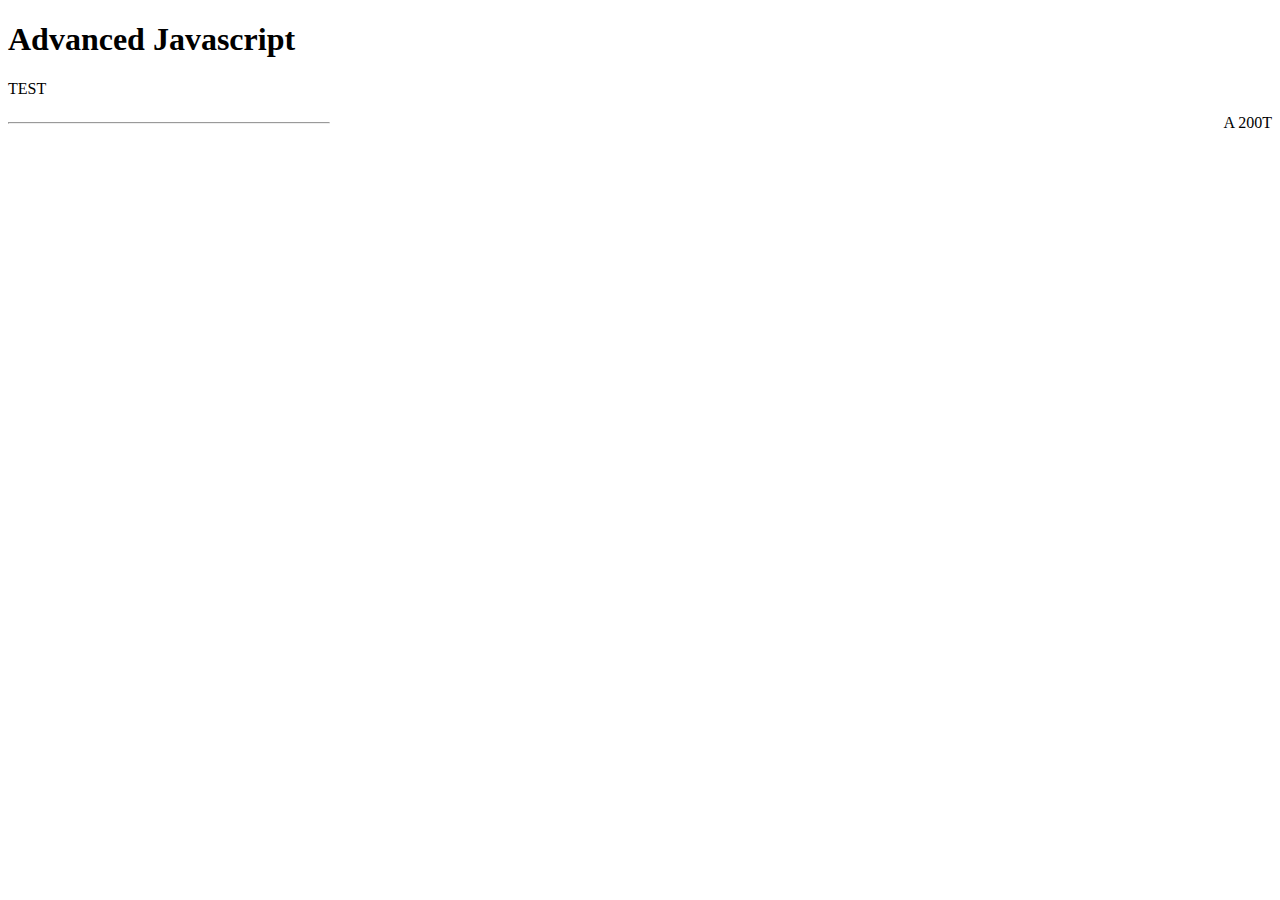
<file: advanced/index.html>
<!DOCTYPE html>
<html lang="en">
<head>
    <meta charset="UTF-8">
    <meta name="viewport" content="width=device-width, initial-scale=1.0">
    <title>Document</title>
</head>
<body>
    <h1>Advanced Javascript</h1>
    <p style="text-align: left;">TEST </p> <hr style="display: inline-block; width: 20rem;"><span style="float: right;display: inline;" >A 200T</span>
    <script src="script3.js"></script>    
</body>
</html>
</file>
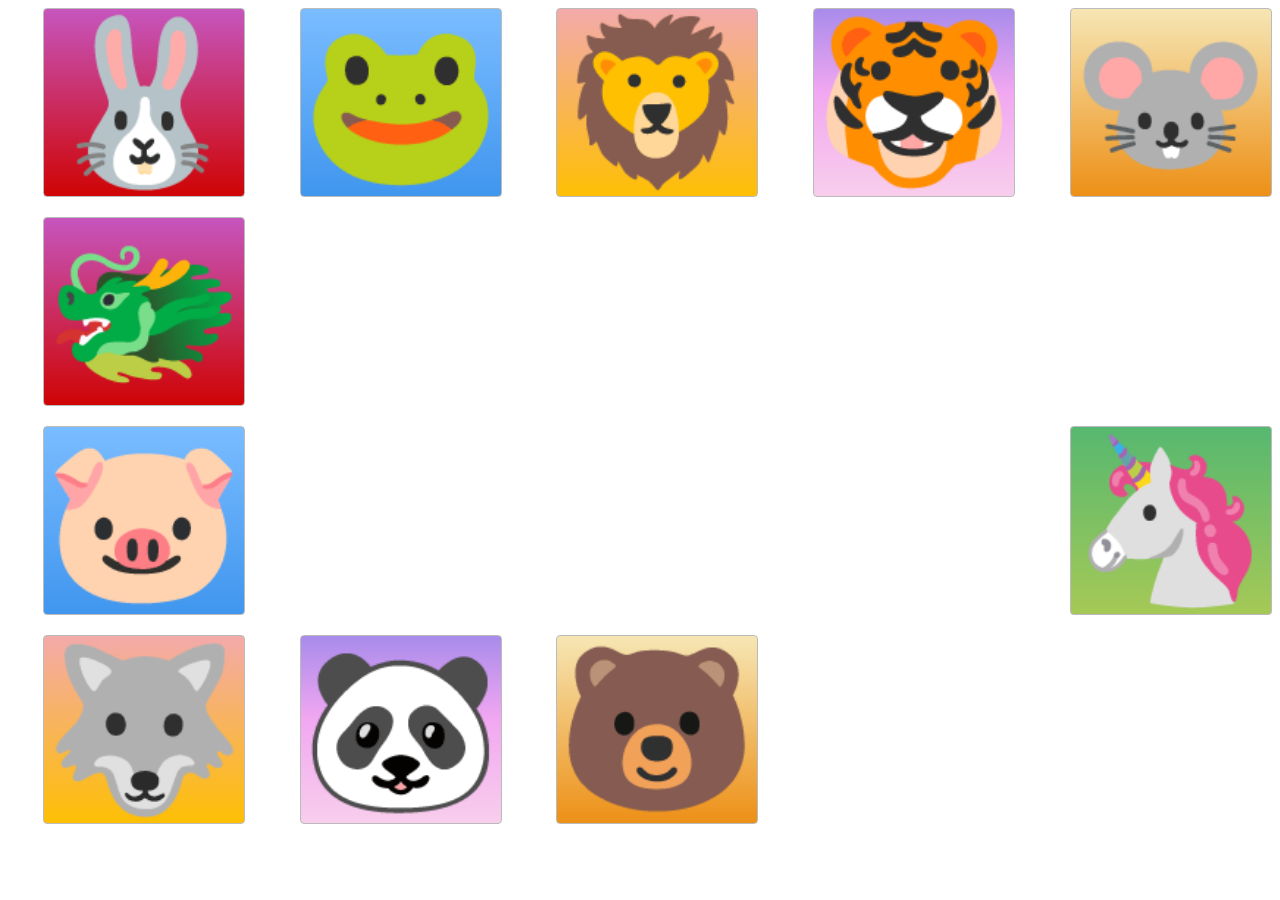
<file: files/index.html>
<!DOCTYPE html>
<html>
<head>
  <title>Grid Master</title>
  <link rel="stylesheet" type="text/css" href="./style.css">
</head>
<body>
  <div class="container">
    <div class="zone green">🦊</div>
    <div class="zone red">🐰</div>
    <div class="zone blue">🐸</div>
    <div class="zone yellow">🦁</div>
    <div class="zone purple">🐯</div>
    <div class="zone brown">🐭</div>
    <div class="zone green">🦄</div>
    <div class="zone red">🐲</div>
    <div class="zone blue">🐷</div>
    <div class="zone yellow">🐺</div>
    <div class="zone purple">🐼</div>
    <div class="zone brown">🐻</div>
  </div>
</body>
</html>
</file>
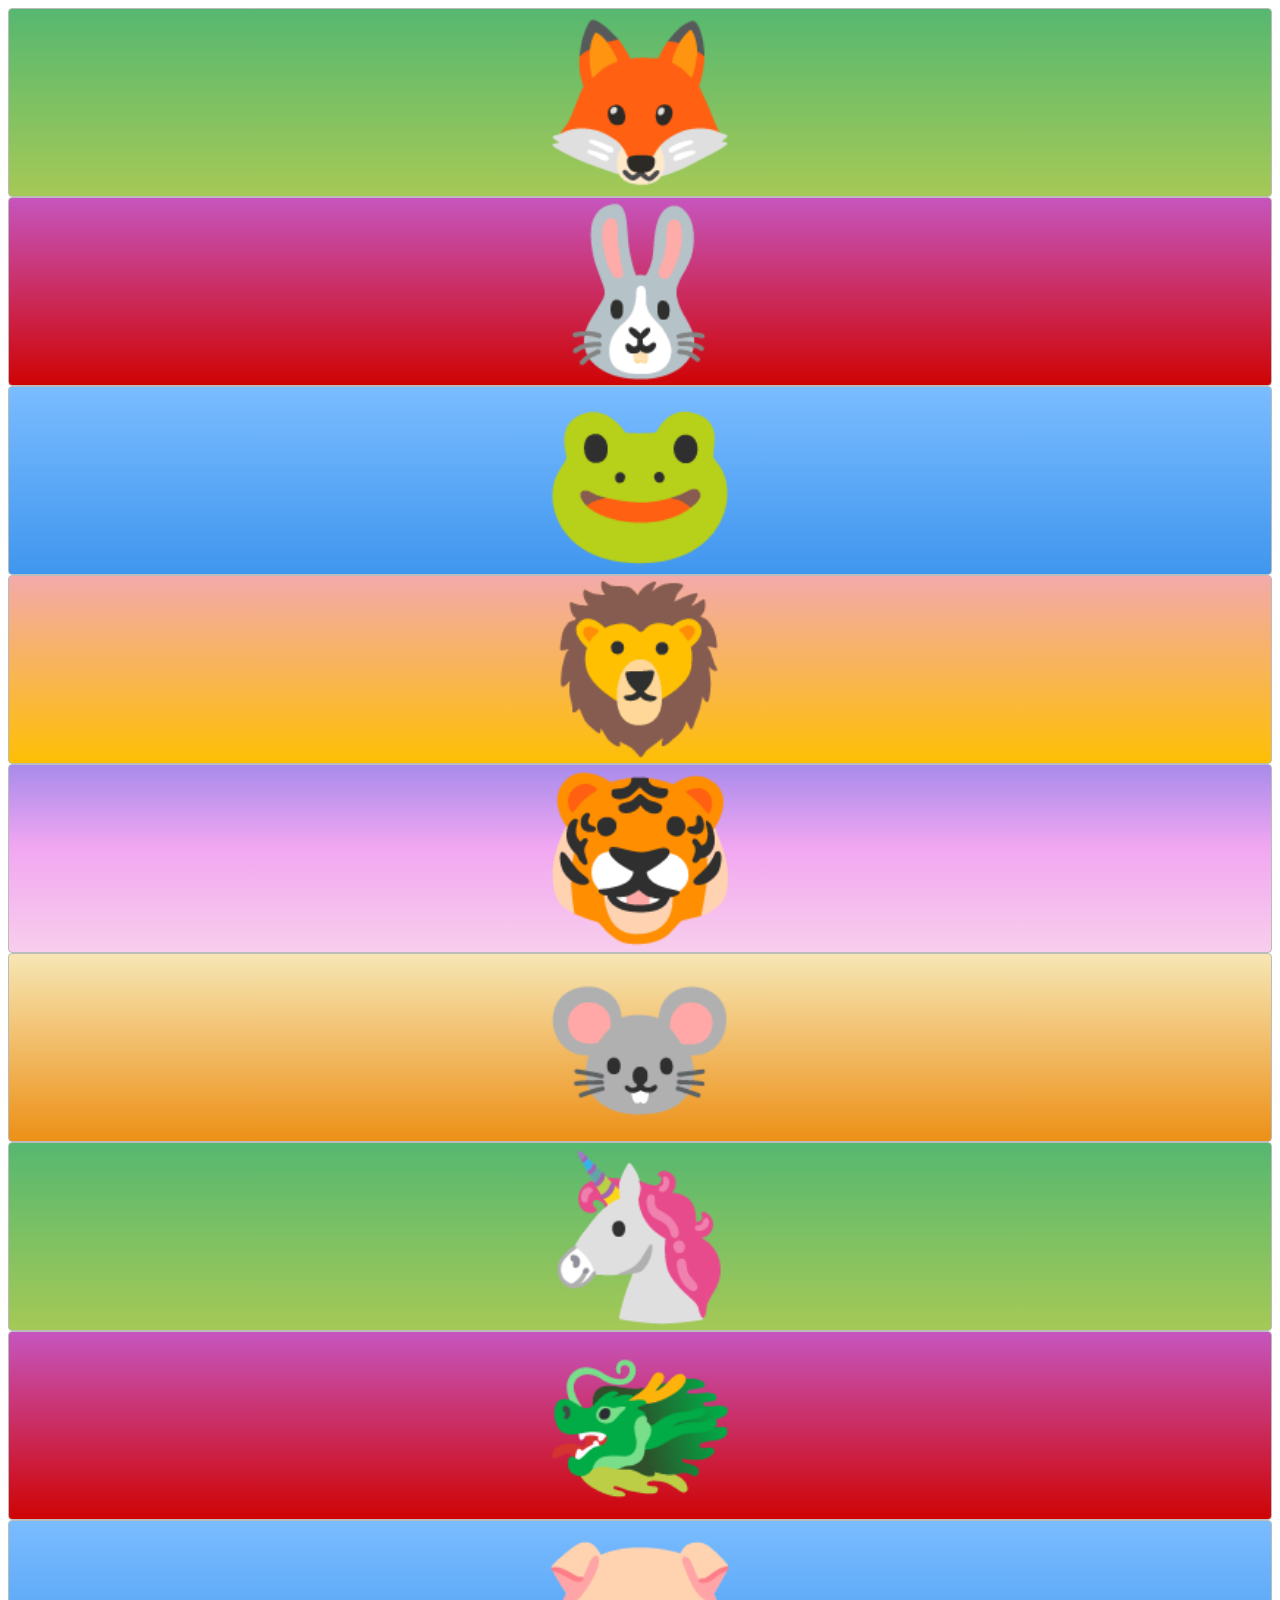
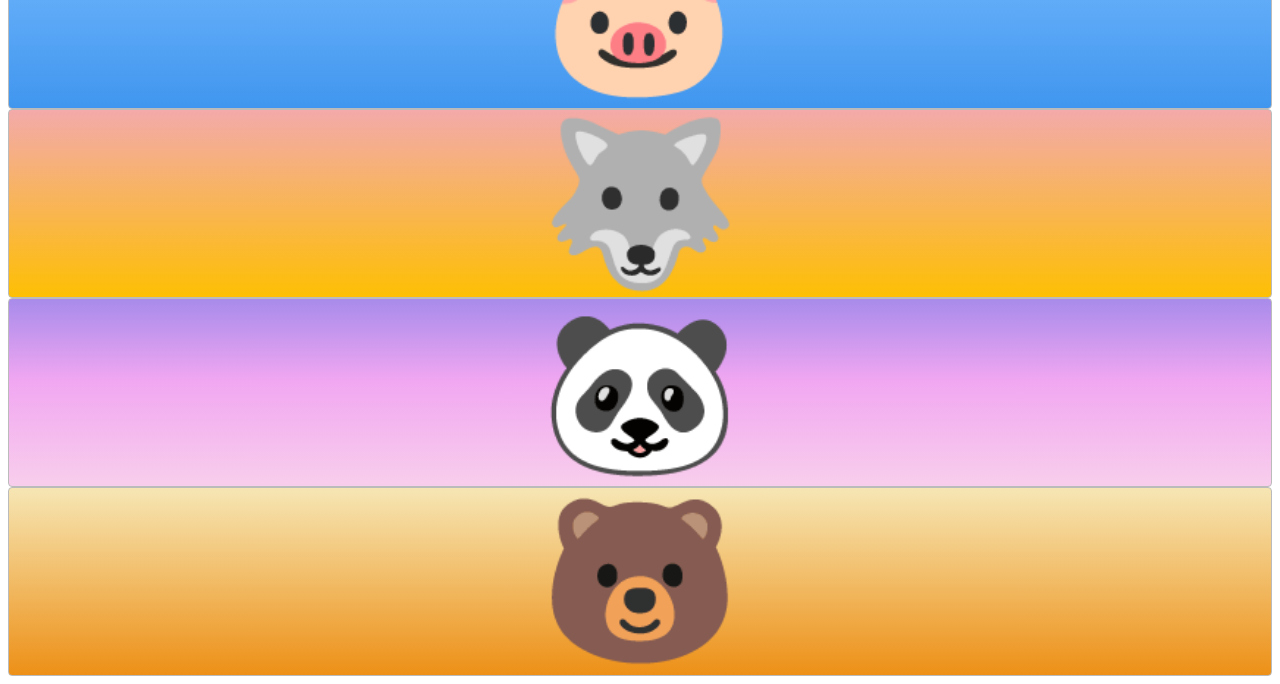
<file: grid/index.html>
<!DOCTYPE html>
<html>
<head>
  <!-- the below meta tag is default in most modern browsers. however if you have an
  older browser, the emojis may not show up properly. In which case you need this meta
  tag. Read more here: https://teamtreehouse.com/community/meta-charsetutf8-what-does-this-mean-or-what-does-it-do-i-deleted-it-from-the-code-and-nothing-changed -->
  <meta charset="utf-8" >  
  <title>Grid Master</title>
  <link rel="stylesheet" type="text/css" href="./style.css">
</head>
<body>
  <div class="zone green">🦊</div>
  <div class="zone red">🐰</div>
  <div class="zone blue">🐸</div>
  <div class="zone yellow">🦁</div>
  <div class="zone purple">🐯</div>
  <div class="zone brown">🐭</div>
  <div class="zone green">🦄</div>
  <div class="zone red">🐲</div>
  <div class="zone blue">🐷</div>
  <div class="zone yellow">🐺</div>
  <div class="zone purple">🐼</div>
  <div class="zone brown">🐻</div>
</body>
</html>
</file>
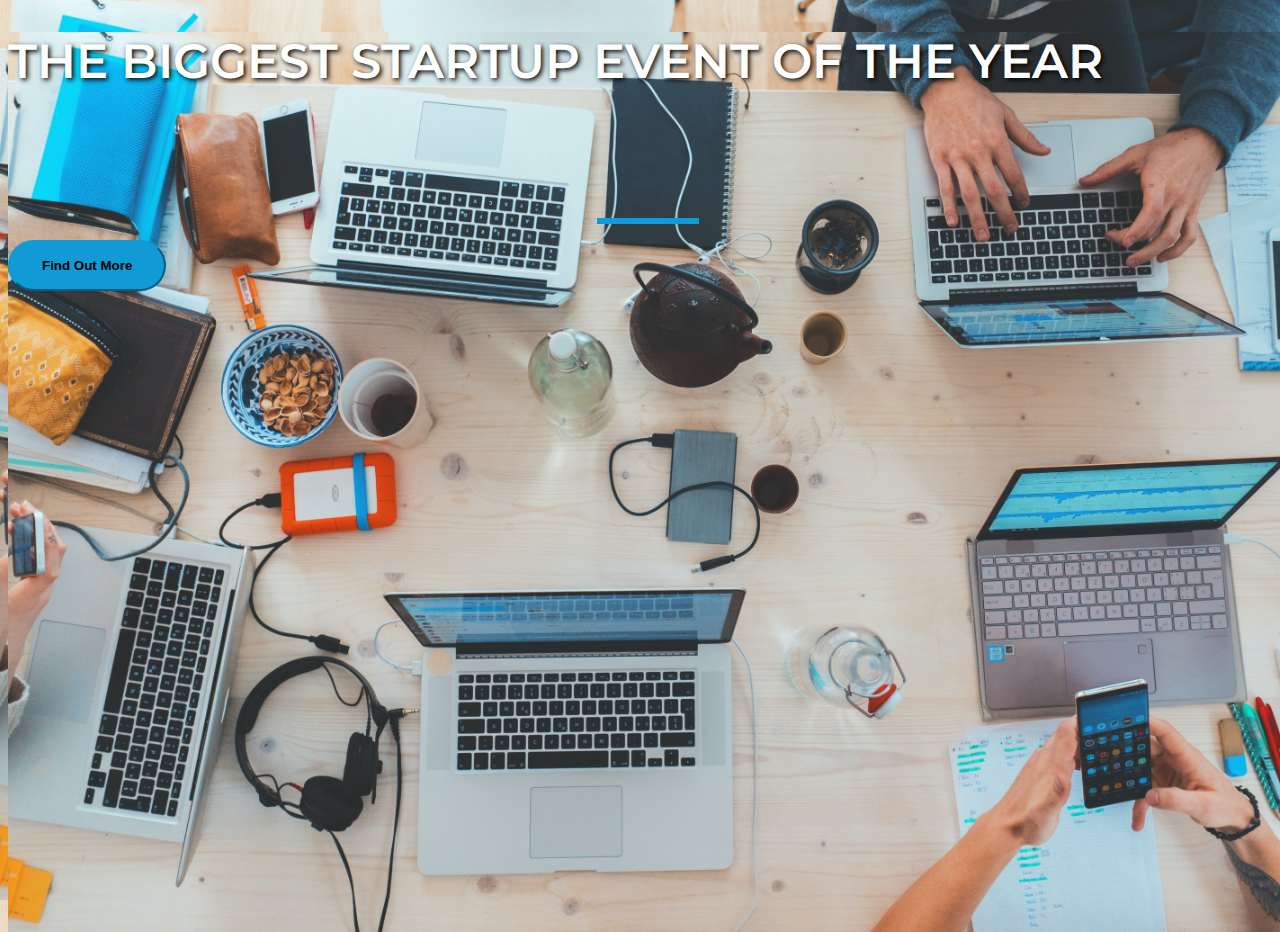
<file: startup/index.html>
<!DOCTYPE html>
<html lang="en">
<head>
    <meta charset="UTF-8">
    <meta name="viewport" content="width=device-width, initial-scale=1.0, shrink-to-fit=no">
    <title>Startup!!</title>
    <!-- Bootstrap CSS File -->
    <link href="https://cdn.jsdelivr.net/npm/bootstrap@5.2.0-beta1/dist/css/bootstrap.min.css" rel="stylesheet" integrity="sha384-0evHe/X+R7YkIZDRvuzKMRqM+OrBnVFBL6DOitfPri4tjfHxaWutUpFmBp4vmVor" crossorigin="anonymous">
    <!-- Google Fonts API for Montserrat regular, semibold and bold -->
    <link rel="preconnect" href="https://fonts.googleapis.com">
    <link rel="preconnect" href="https://fonts.gstatic.com" crossorigin>
    <link href="https://fonts.googleapis.com/css2?family=Montserrat:wght@400;600;900&display=swap" rel="stylesheet">
    <!-- Our stylesheet -->
    <link rel="stylesheet" href="style.css">
</head>
<body>
    <div class="container d-flex align-items-center h-100">
        <div class="row">
            <header class="text-center col-12">
                <h1>The biggest startup event of the year</h1>
            </header>
            <div class="buffer col-12"></div>
            <section class="text-center col-12">
                <hr>
                <button class="btn btn-primary btn-xl">Find Out More</button>
            </section>
        </div>
    </div>
    <!-- Bootstrap JS File -->
    <script src="https://cdn.jsdelivr.net/npm/bootstrap@5.2.0-beta1/dist/js/bootstrap.bundle.min.js" integrity="sha384-pprn3073KE6tl6bjs2QrFaJGz5/SUsLqktiwsUTF55Jfv3qYSDhgCecCxMW52nD2" crossorigin="anonymous"></script> 
</body>
</html>
</file>
<file: files/style.css>
.container {
    display: grid;
    grid-gap: 20px;
    grid-template-columns: 300px 300px 300px;
    grid-template-columns: 300px 300px 300px;
    grid-template-columns: 300px 300px 1fr;
    grid-template-columns: 300px 1fr 1fr;
    grid-template-columns: 1fr 1fr 1fr;
    grid-template-columns: repeat(3, 1fr); /*how many times to repeat what*/
    grid-template-columns: auto 1fr 1fr; /*auto = max size of content*/
    grid-template-rows: 1fr 1fr 1fr;
    grid-template-columns: repeat(auto-fill, 200px); /*don't care how many columns. Just figure it out for me. show how you can change sizing of page*/
    grid-template-columns: repeat(auto-fill, minmax(200px, 1fr));
    justify-items: end;
    align-items: end;
}

.green {
    grid-column: span 2; /*high number will cause it to create extra grids even if we didn't tell it*/
    grid-row: span 2;
    grid-column-start: 2;
    grid-column-end: 4;
    grid-column: 2 / 4;
    grid-column: 2 / -1; /* span it to the last track */
    grid-row: 2 / -1; /*but you need to define rows in the container*/
    justify-self: end;
    align-self: end;
}

.zone {
    cursor:pointer;
    /*display:inline-block;*/
    text-align: center;
    font-size:10em;
    border-radius:4px;
    border:1px solid #bbb;
    transition: all 0.3s linear;
}

.zone:hover {
    -webkit-box-shadow:rgba(0,0,0,0.8) 0px 5px 15px, inset rgba(0,0,0,0.15) 0px -10px 20px;
    -moz-box-shadow:rgba(0,0,0,0.8) 0px 5px 15px, inset rgba(0,0,0,0.15) 0px -10px 20px;
    -o-box-shadow:rgba(0,0,0,0.8) 0px 5px 15px, inset rgba(0,0,0,0.15) 0px -10px 20px;
    box-shadow:rgba(0,0,0,0.8) 0px 5px 15px, inset rgba(0,0,0,0.15) 0px -10px 20px;
}


/*https://paulund.co.uk/how-to-create-shiny-css-buttons*/
/***********************************************************************
 *  Green Background
 **********************************************************************/
.green{
    background: #56B870; /* Old browsers */
    background: -moz-linear-gradient(top, #56B870 0%, #a5c956 100%); /* FF3.6+ */
    background: -webkit-gradient(linear, left top, left bottom, color-stop(0%,#56B870), color-stop(100%,#a5c956)); /* Chrome,Safari4+ */
    background: -webkit-linear-gradient(top, #56B870 0%,#a5c956 100%); /* Chrome10+,Safari5.1+ */
    background: -o-linear-gradient(top, #56B870 0%,#a5c956 100%); /* Opera 11.10+ */
    background: -ms-linear-gradient(top, #56B870 0%,#a5c956 100%); /* IE10+ */
    background: linear-gradient(top, #56B870 0%,#a5c956 100%); /* W3C */
}

/***********************************************************************
 *  Red Background
 **********************************************************************/
.red{
    background: #C655BE; /* Old browsers */
    background: -moz-linear-gradient(top, #C655BE 0%, #cf0404 100%); /* FF3.6+ */
    background: -webkit-gradient(linear, left top, left bottom, color-stop(0%,#C655BE), color-stop(100%,#cf0404)); /* Chrome,Safari4+ */
    background: -webkit-linear-gradient(top, #C655BE 0%,#cf0404 100%); /* Chrome10+,Safari5.1+ */
    background: -o-linear-gradient(top, #C655BE 0%,#cf0404 100%); /* Opera 11.10+ */
    background: -ms-linear-gradient(top, #C655BE 0%,#cf0404 100%); /* IE10+ */
    background: linear-gradient(top, #C655BE 0%,#cf0404 100%); /* W3C */
}

/***********************************************************************
 *  Yellow Background
 **********************************************************************/
.yellow{
    background: #F3AAAA; /* Old browsers */
    background: -moz-linear-gradient(top, #F3AAAA 0%, #febf04 100%); /* FF3.6+ */
    background: -webkit-gradient(linear, left top, left bottom, color-stop(0%,#F3AAAA), color-stop(100%,#febf04)); /* Chrome,Safari4+ */
    background: -webkit-linear-gradient(top, #F3AAAA 0%,#febf04 100%); /* Chrome10+,Safari5.1+ */
    background: -o-linear-gradient(top, #F3AAAA 0%,#febf04 100%); /* Opera 11.10+ */
    background: -ms-linear-gradient(top, #F3AAAA 0%,#febf04 100%); /* IE10+ */
    background: linear-gradient(top, #F3AAAA 0%,#febf04 100%); /* W3C */
}

/***********************************************************************
 *  Blue Background
 **********************************************************************/
.blue{
    background: #7abcff; /* Old browsers */
    background: -moz-linear-gradient(top, #7abcff 0%, #60abf8 44%, #4096ee 100%); /* FF3.6+ */
    background: -webkit-gradient(linear, left top, left bottom, color-stop(0%,#7abcff), color-stop(44%,#60abf8), color-stop(100%,#4096ee)); /* Chrome,Safari4+ */
    background: -webkit-linear-gradient(top, #7abcff 0%,#60abf8 44%,#4096ee 100%); /* Chrome10+,Safari5.1+ */
    background: -o-linear-gradient(top, #7abcff 0%,#60abf8 44%,#4096ee 100%); /* Opera 11.10+ */
    background: -ms-linear-gradient(top, #7abcff 0%,#60abf8 44%,#4096ee 100%); /* IE10+ */
    background: linear-gradient(top, #7abcff 0%,#60abf8 44%,#4096ee 100%); /* W3C */
}

/***********************************************************************
 *  Purple Background
 **********************************************************************/
.purple {
    background: #A88BEB; /* Old browsers */
    background: -moz-linear-gradient(top, #A88BEB 0%, #F1A7F1 44%, #F8CEEC 100%); /* FF3.6+ */
    background: -webkit-gradient(linear, left top, left bottom, color-stop(0%,#A88BEB), color-stop(44%,#F1A7F1), color-stop(100%,#F8CEEC)); /* Chrome,Safari4+ */
    background: -webkit-linear-gradient(top, #A88BEB 0%,#F1A7F1 44%,#F8CEEC 100%); /* Chrome10+,Safari5.1+ */
    background: -o-linear-gradient(top, #A88BEB 0%,#F1A7F1 44%,#F8CEEC 100%); /* Opera 11.10+ */
    background: -ms-linear-gradient(top, #A88BEB 0%,#F1A7F1 44%,#F8CEEC 100%); /* IE10+ */
    background: linear-gradient(top, #A88BEB 0%,#F1A7F1 44%,#F8CEEC 100%); /* W3C */
}

/***********************************************************************
 *  Brown Background
 **********************************************************************/
.brown {
    background: #f6e6b4; /* Old browsers */
    background: -moz-linear-gradient(top, #f6e6b4 0%, #ed9017 100%); /* FF3.6+ */
    background: -webkit-gradient(linear, left top, left bottom, color-stop(0%,#f6e6b4), color-stop(100%,#ed9017)); /* Chrome,Safari4+ */
    background: -webkit-linear-gradient(top, #f6e6b4 0%,#ed9017 100%); /* Chrome10+,Safari5.1+ */
    background: -o-linear-gradient(top, #f6e6b4 0%,#ed9017 100%); /* Opera 11.10+ */
    background: -ms-linear-gradient(top, #f6e6b4 0%,#ed9017 100%); /* IE10+ */
    background: linear-gradient(top, #f6e6b4 0%,#ed9017 100%); /* W3C */
    filter: progid:DXImageTransform.Microsoft.gradient( startColorstr='#f6e6b4', endColorstr='#ed9017',GradientType=0 ); /* IE6-9 */
}
</file>
<file: grid/style.css>
.container {
    display: grid;
    /* Grid template columns doesnt use rem, em, px or %*/
    grid-template-columns: repeat(auto-fill, minmax(200px, 1fr));
    grid-template-rows: 1fr 2fr;
    grid-gap:1rem;
}
.zone {
    cursor:pointer;
    display:block;
    text-align: center;
    font-size:10em;
    border-radius:4px;
    border:1px solid #bbb;
    transition: all 0.3s linear;
}

.zone:hover {
    -webkit-box-shadow:rgba(0,0,0,0.8) 0px 5px 15px, inset rgba(0,0,0,0.15) 0px -10px 20px;
    -moz-box-shadow:rgba(0,0,0,0.8) 0px 5px 15px, inset rgba(0,0,0,0.15) 0px -10px 20px;
    -o-box-shadow:rgba(0,0,0,0.8) 0px 5px 15px, inset rgba(0,0,0,0.15) 0px -10px 20px;
    box-shadow:rgba(0,0,0,0.8) 0px 5px 15px, inset rgba(0,0,0,0.15) 0px -10px 20px;
}


/*https://paulund.co.uk/how-to-create-shiny-css-buttons*/
/***********************************************************************
 *  Green Background
 **********************************************************************/
.green{
    background: #56B870; /* Old browsers */
    background: -moz-linear-gradient(top, #56B870 0%, #a5c956 100%); /* FF3.6+ */
    background: -webkit-gradient(linear, left top, left bottom, color-stop(0%,#56B870), color-stop(100%,#a5c956)); /* Chrome,Safari4+ */
    background: -webkit-linear-gradient(top, #56B870 0%,#a5c956 100%); /* Chrome10+,Safari5.1+ */
    background: -o-linear-gradient(top, #56B870 0%,#a5c956 100%); /* Opera 11.10+ */
    background: -ms-linear-gradient(top, #56B870 0%,#a5c956 100%); /* IE10+ */
    background: linear-gradient(top, #56B870 0%,#a5c956 100%); /* W3C */
}

/***********************************************************************
 *  Red Background
 **********************************************************************/
.red{
    background: #C655BE; /* Old browsers */
    background: -moz-linear-gradient(top, #C655BE 0%, #cf0404 100%); /* FF3.6+ */
    background: -webkit-gradient(linear, left top, left bottom, color-stop(0%,#C655BE), color-stop(100%,#cf0404)); /* Chrome,Safari4+ */
    background: -webkit-linear-gradient(top, #C655BE 0%,#cf0404 100%); /* Chrome10+,Safari5.1+ */
    background: -o-linear-gradient(top, #C655BE 0%,#cf0404 100%); /* Opera 11.10+ */
    background: -ms-linear-gradient(top, #C655BE 0%,#cf0404 100%); /* IE10+ */
    background: linear-gradient(top, #C655BE 0%,#cf0404 100%); /* W3C */
}

/***********************************************************************
 *  Yellow Background
 **********************************************************************/
.yellow{
    background: #F3AAAA; /* Old browsers */
    background: -moz-linear-gradient(top, #F3AAAA 0%, #febf04 100%); /* FF3.6+ */
    background: -webkit-gradient(linear, left top, left bottom, color-stop(0%,#F3AAAA), color-stop(100%,#febf04)); /* Chrome,Safari4+ */
    background: -webkit-linear-gradient(top, #F3AAAA 0%,#febf04 100%); /* Chrome10+,Safari5.1+ */
    background: -o-linear-gradient(top, #F3AAAA 0%,#febf04 100%); /* Opera 11.10+ */
    background: -ms-linear-gradient(top, #F3AAAA 0%,#febf04 100%); /* IE10+ */
    background: linear-gradient(top, #F3AAAA 0%,#febf04 100%); /* W3C */
}

/***********************************************************************
 *  Blue Background
 **********************************************************************/
.blue{
    background: #7abcff; /* Old browsers */
    background: -moz-linear-gradient(top, #7abcff 0%, #60abf8 44%, #4096ee 100%); /* FF3.6+ */
    background: -webkit-gradient(linear, left top, left bottom, color-stop(0%,#7abcff), color-stop(44%,#60abf8), color-stop(100%,#4096ee)); /* Chrome,Safari4+ */
    background: -webkit-linear-gradient(top, #7abcff 0%,#60abf8 44%,#4096ee 100%); /* Chrome10+,Safari5.1+ */
    background: -o-linear-gradient(top, #7abcff 0%,#60abf8 44%,#4096ee 100%); /* Opera 11.10+ */
    background: -ms-linear-gradient(top, #7abcff 0%,#60abf8 44%,#4096ee 100%); /* IE10+ */
    background: linear-gradient(top, #7abcff 0%,#60abf8 44%,#4096ee 100%); /* W3C */
}

/***********************************************************************
 *  Purple Background
 **********************************************************************/
.purple {
    background: #A88BEB; /* Old browsers */
    background: -moz-linear-gradient(top, #A88BEB 0%, #F1A7F1 44%, #F8CEEC 100%); /* FF3.6+ */
    background: -webkit-gradient(linear, left top, left bottom, color-stop(0%,#A88BEB), color-stop(44%,#F1A7F1), color-stop(100%,#F8CEEC)); /* Chrome,Safari4+ */
    background: -webkit-linear-gradient(top, #A88BEB 0%,#F1A7F1 44%,#F8CEEC 100%); /* Chrome10+,Safari5.1+ */
    background: -o-linear-gradient(top, #A88BEB 0%,#F1A7F1 44%,#F8CEEC 100%); /* Opera 11.10+ */
    background: -ms-linear-gradient(top, #A88BEB 0%,#F1A7F1 44%,#F8CEEC 100%); /* IE10+ */
    background: linear-gradient(top, #A88BEB 0%,#F1A7F1 44%,#F8CEEC 100%); /* W3C */
}

/***********************************************************************
 *  Brown Background
 **********************************************************************/
.brown {
    background: #f6e6b4; /* Old browsers */
    background: -moz-linear-gradient(top, #f6e6b4 0%, #ed9017 100%); /* FF3.6+ */
    background: -webkit-gradient(linear, left top, left bottom, color-stop(0%,#f6e6b4), color-stop(100%,#ed9017)); /* Chrome,Safari4+ */
    background: -webkit-linear-gradient(top, #f6e6b4 0%,#ed9017 100%); /* Chrome10+,Safari5.1+ */
    background: -o-linear-gradient(top, #f6e6b4 0%,#ed9017 100%); /* Opera 11.10+ */
    background: -ms-linear-gradient(top, #f6e6b4 0%,#ed9017 100%); /* IE10+ */
    background: linear-gradient(top, #f6e6b4 0%,#ed9017 100%); /* W3C */
    filter: progid:DXImageTransform.Microsoft.gradient( startColorstr='#f6e6b4', endColorstr='#ed9017',GradientType=0 ); /* IE6-9 */
}
</file>
<file: startup/style.css>
:root {
    --cyan: #109ad6;
    --darkercyan: #0890cf;
}
/* Centered and covered background trick :) */
body , html{
    width:100%;
    height: 100%;
    font-family: 'Montserrat', sans-serif;
    background: url(./background.jpg);
    -webkit-background-size: cover;
    -moz-background-size: cover;
    -o-background-size: cover;
    background-size: cover;
}

h1 {
    color: white;
    text-shadow: 2px 2px 5px black;
    text-transform: uppercase;
    font-size: 3rem;
    font-weight: 600;
}

.buffer {
    height: 5rem;
}
hr {
    border: 3px solid var(--cyan, blue); 
    opacity: 1;
    margin:1rem auto;
    max-width: 6rem;
}

.btn-xl {
    padding: 1rem 2rem;
}

.btn {
    font-weight: 600;
    border-radius: 2rem;
    transition: transform 0.3s;
}

.btn-primary, .btn-primary:focus {
    background-color: var(--cyan);
    border-color: var(--cyan);
}
.btn-primary:hover, .btn-primary:active{
    background-color: var(--darkercyan);
    border-color: var(--darkercyan);
    
}
.btn:hover {
    transform:scale(1.05)
}

.btn:active{
    transform: scale(0.9)
}
</file>
